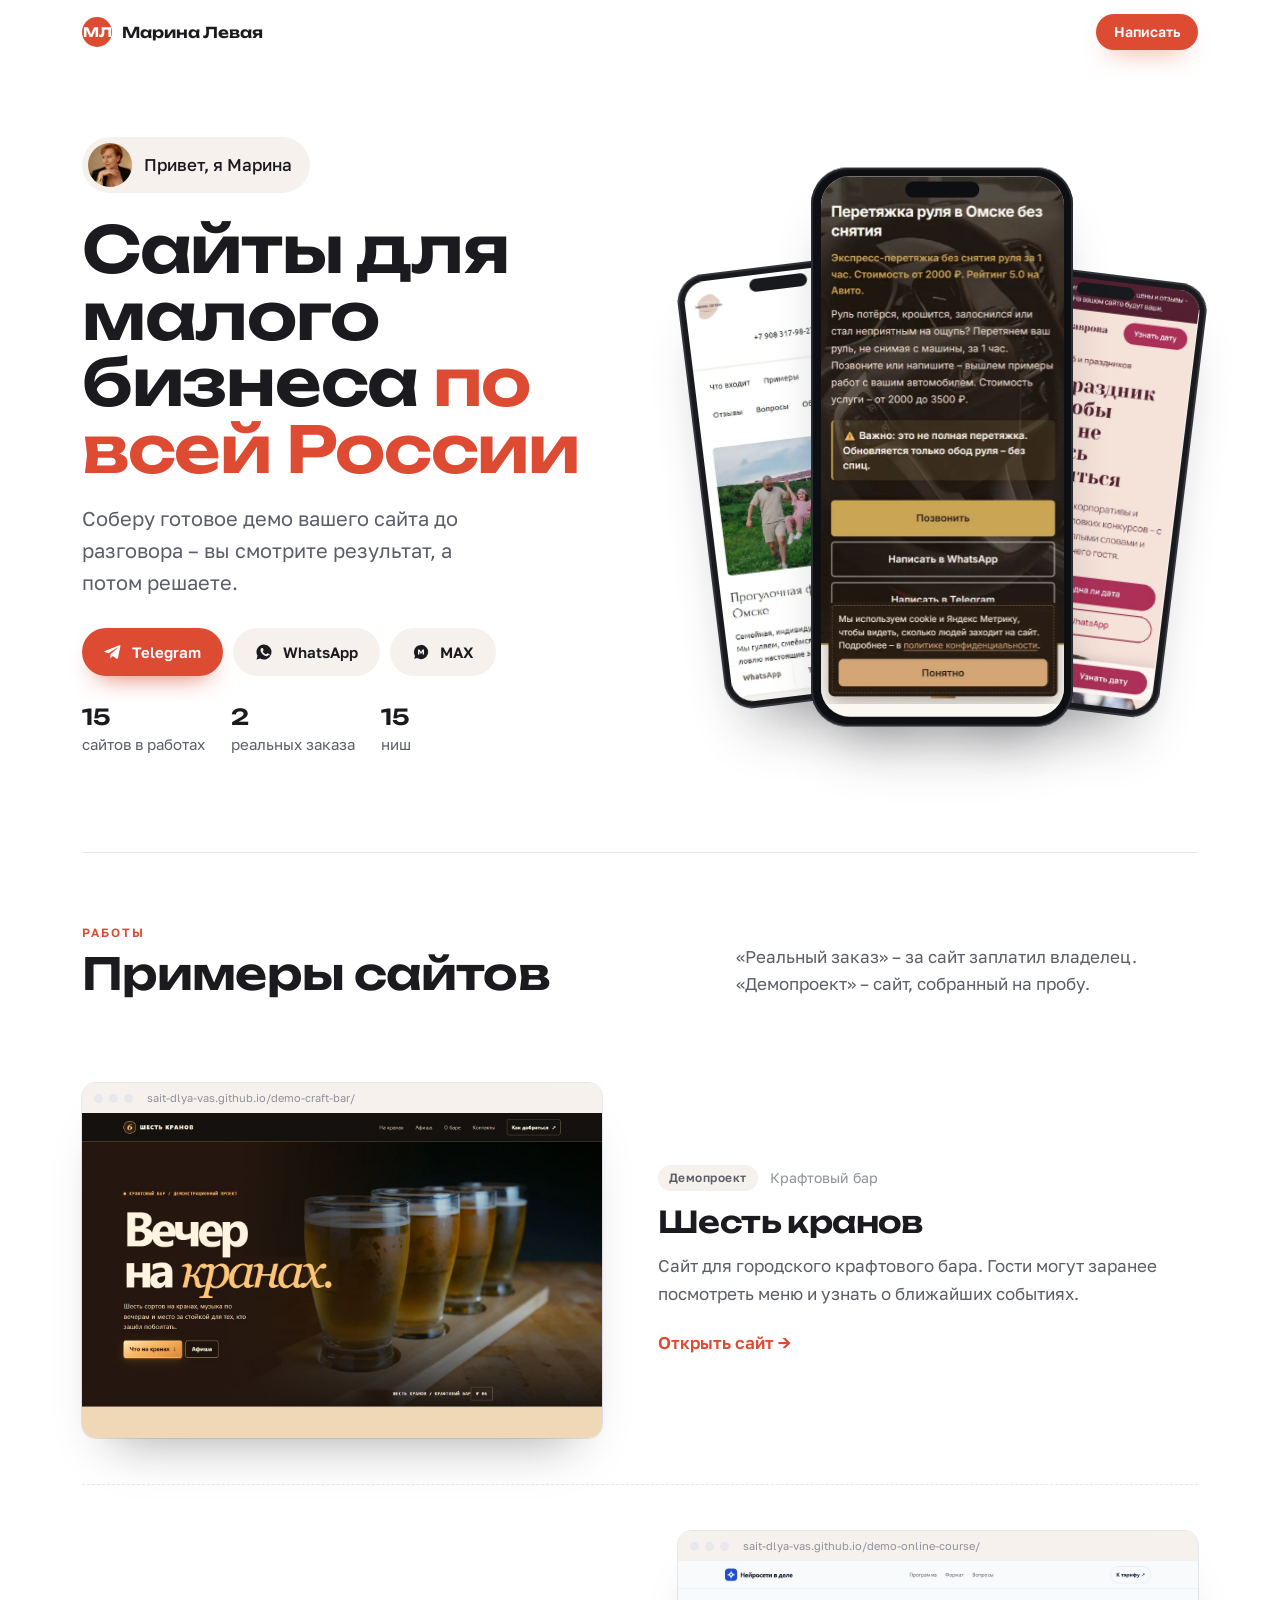
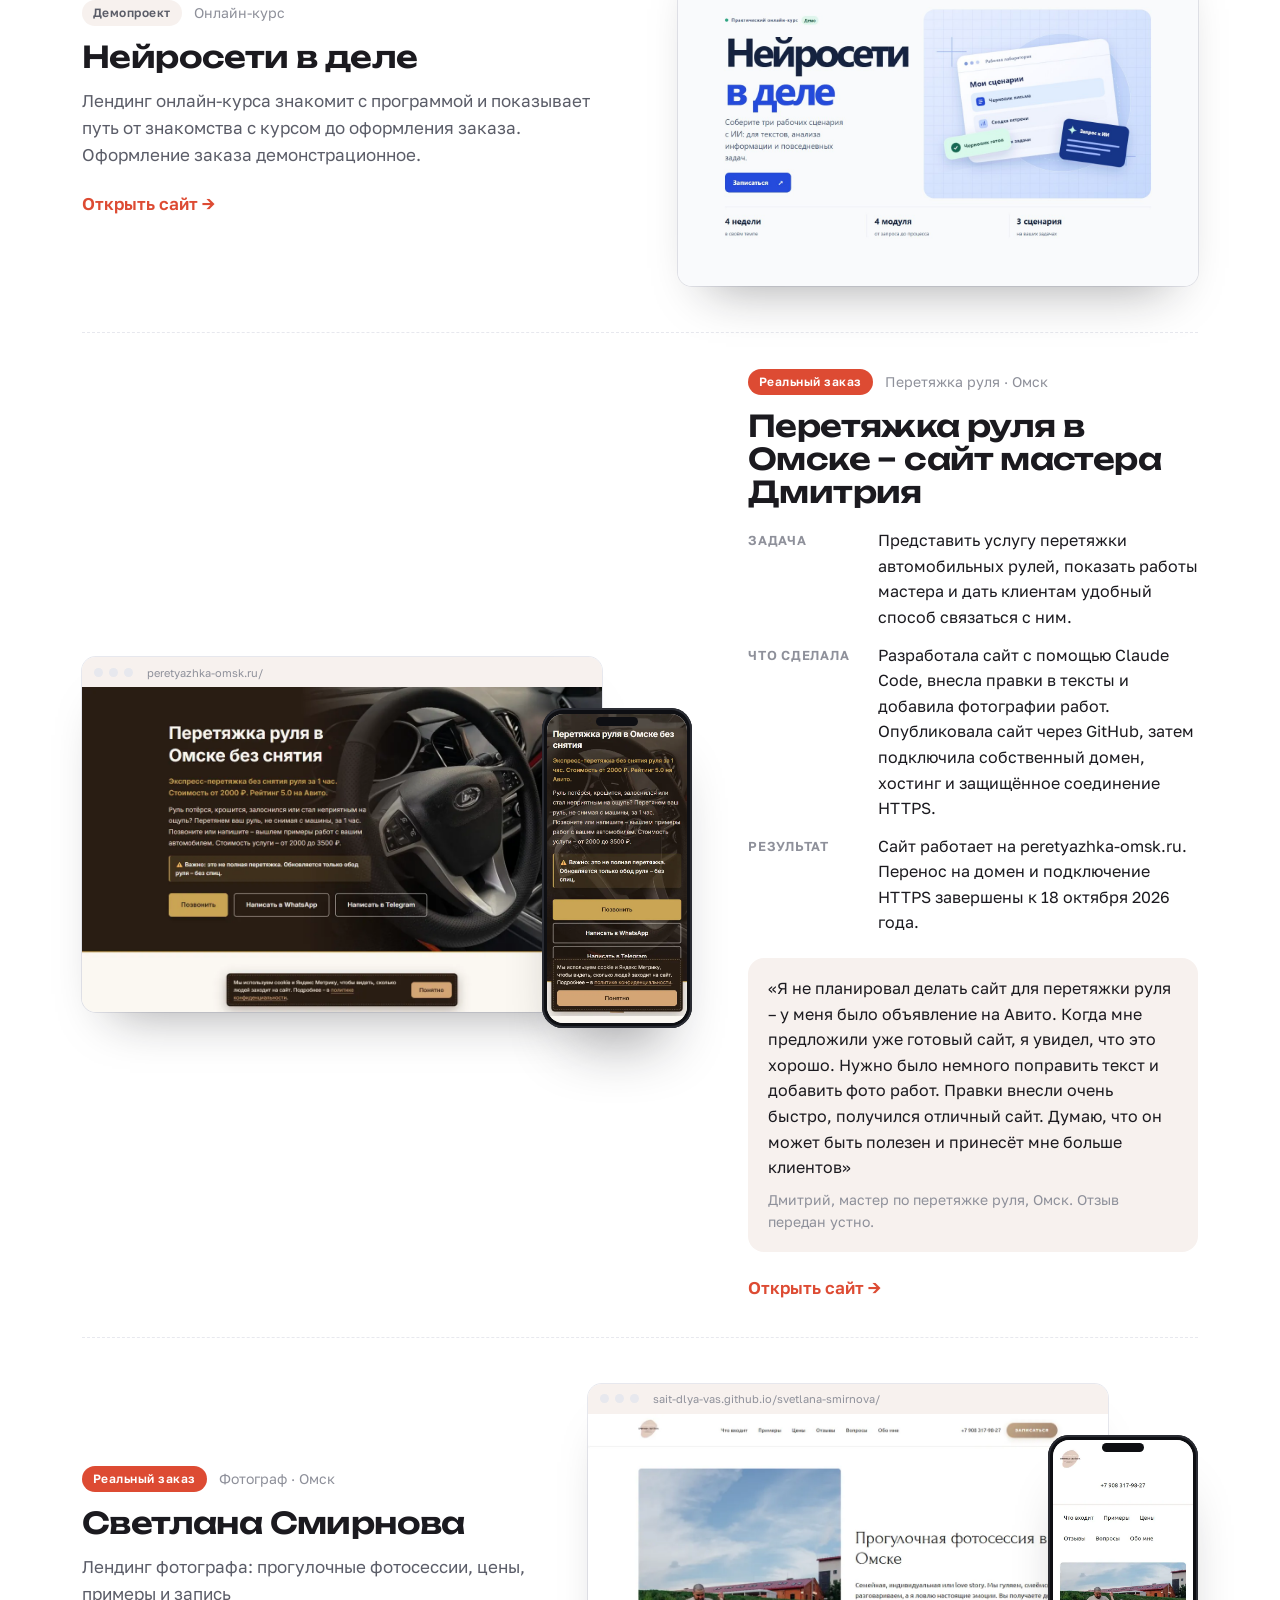
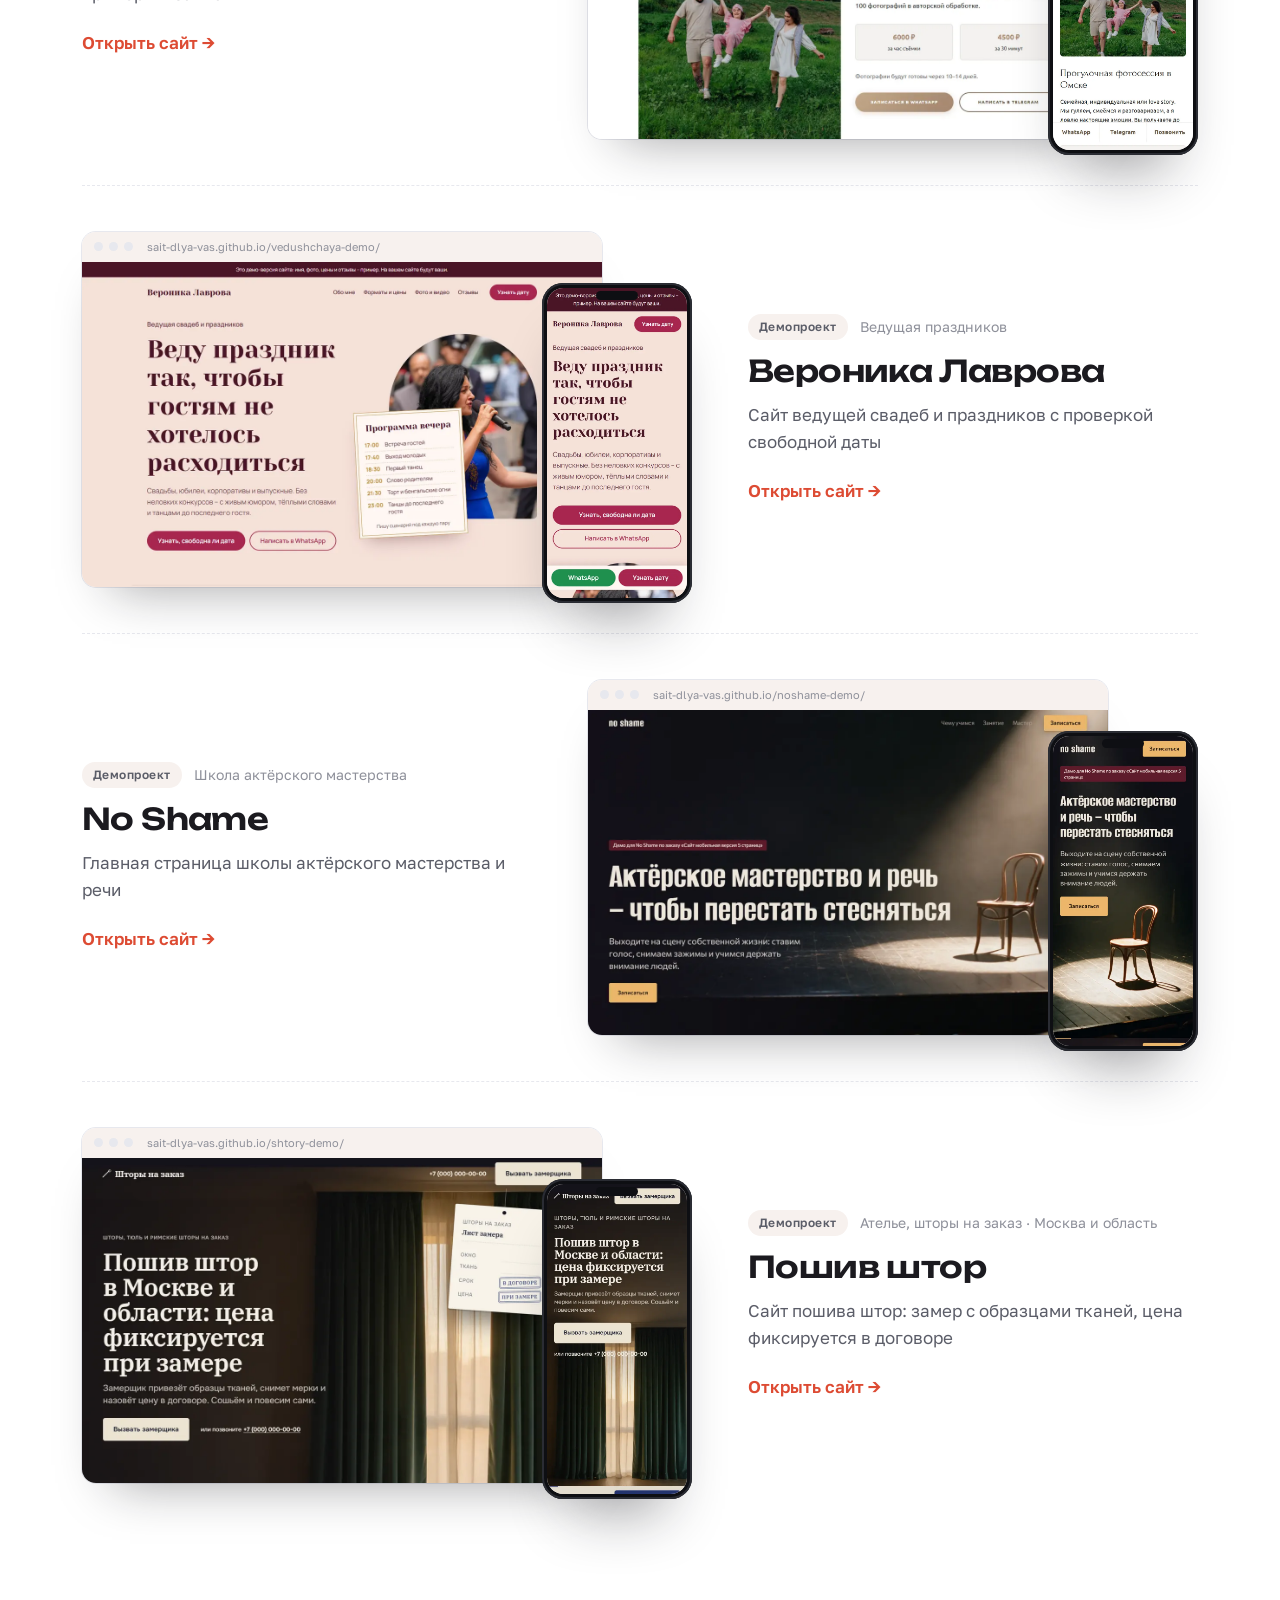
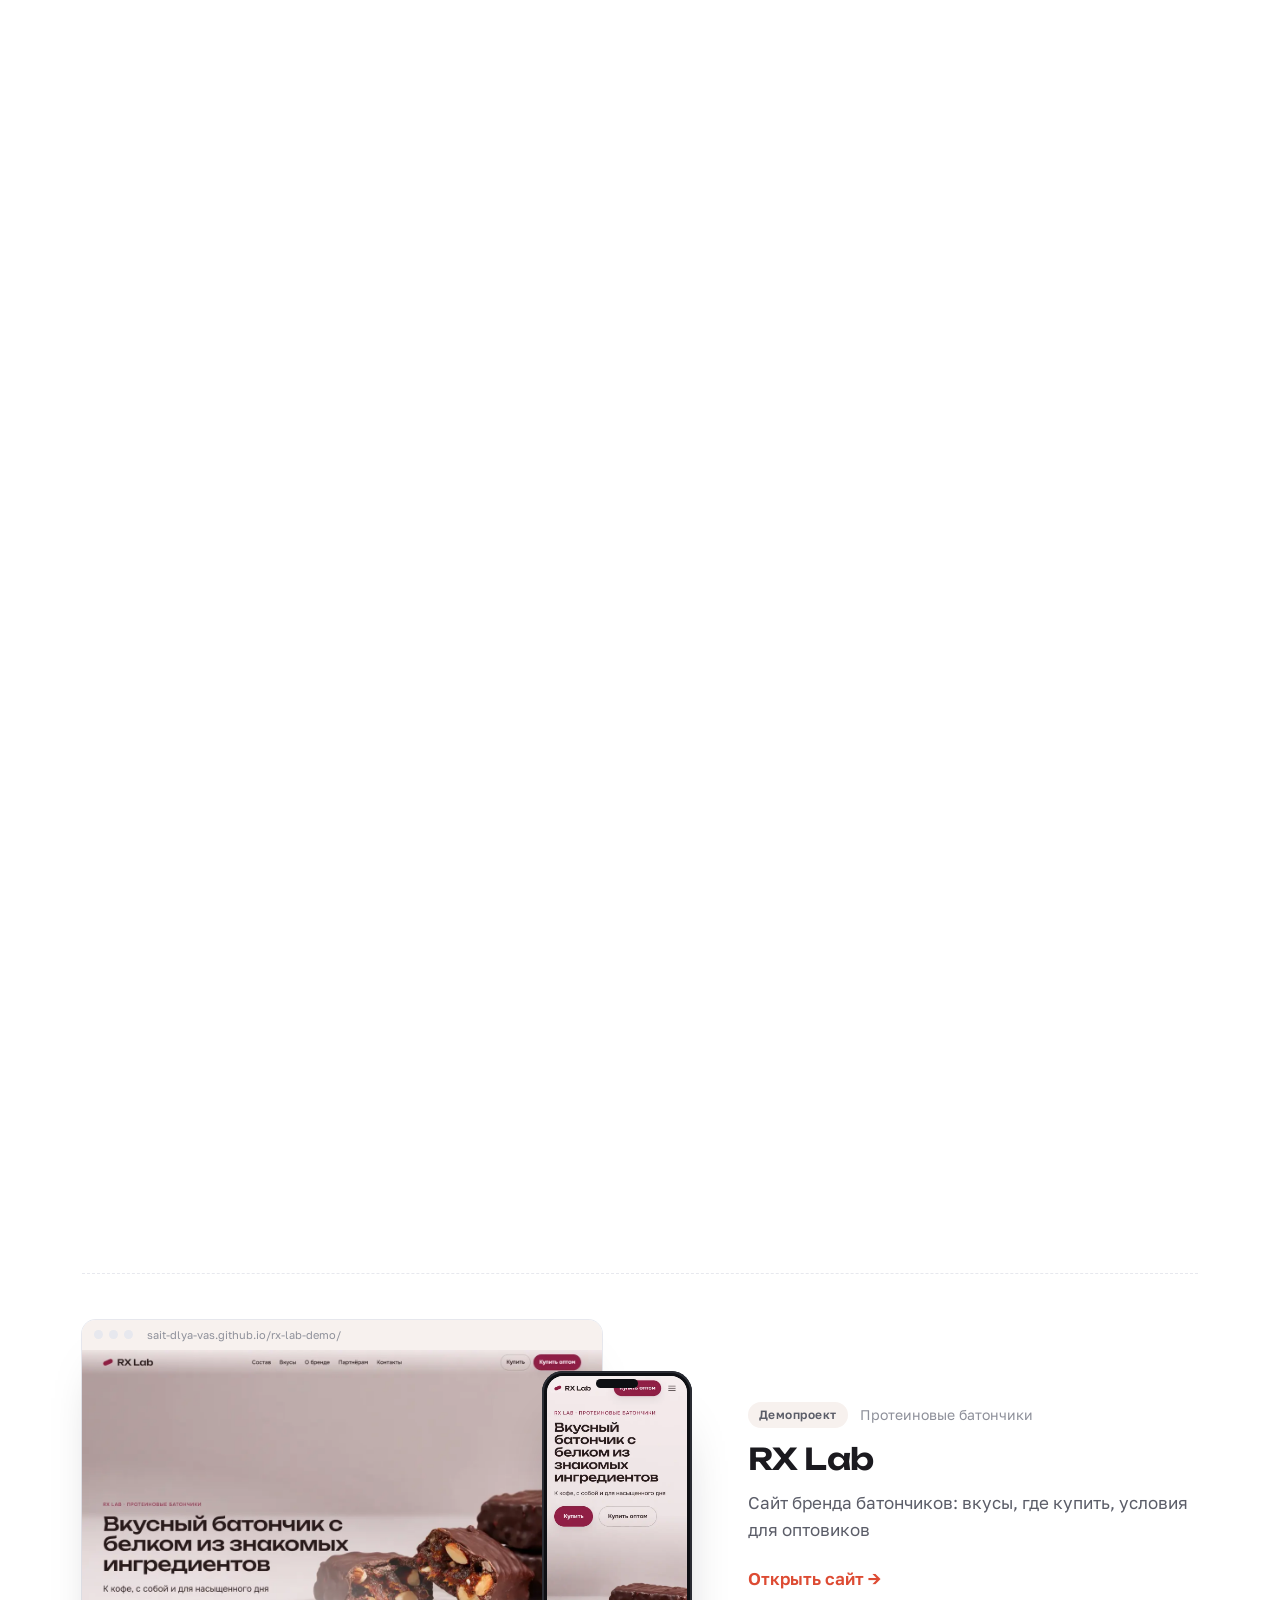
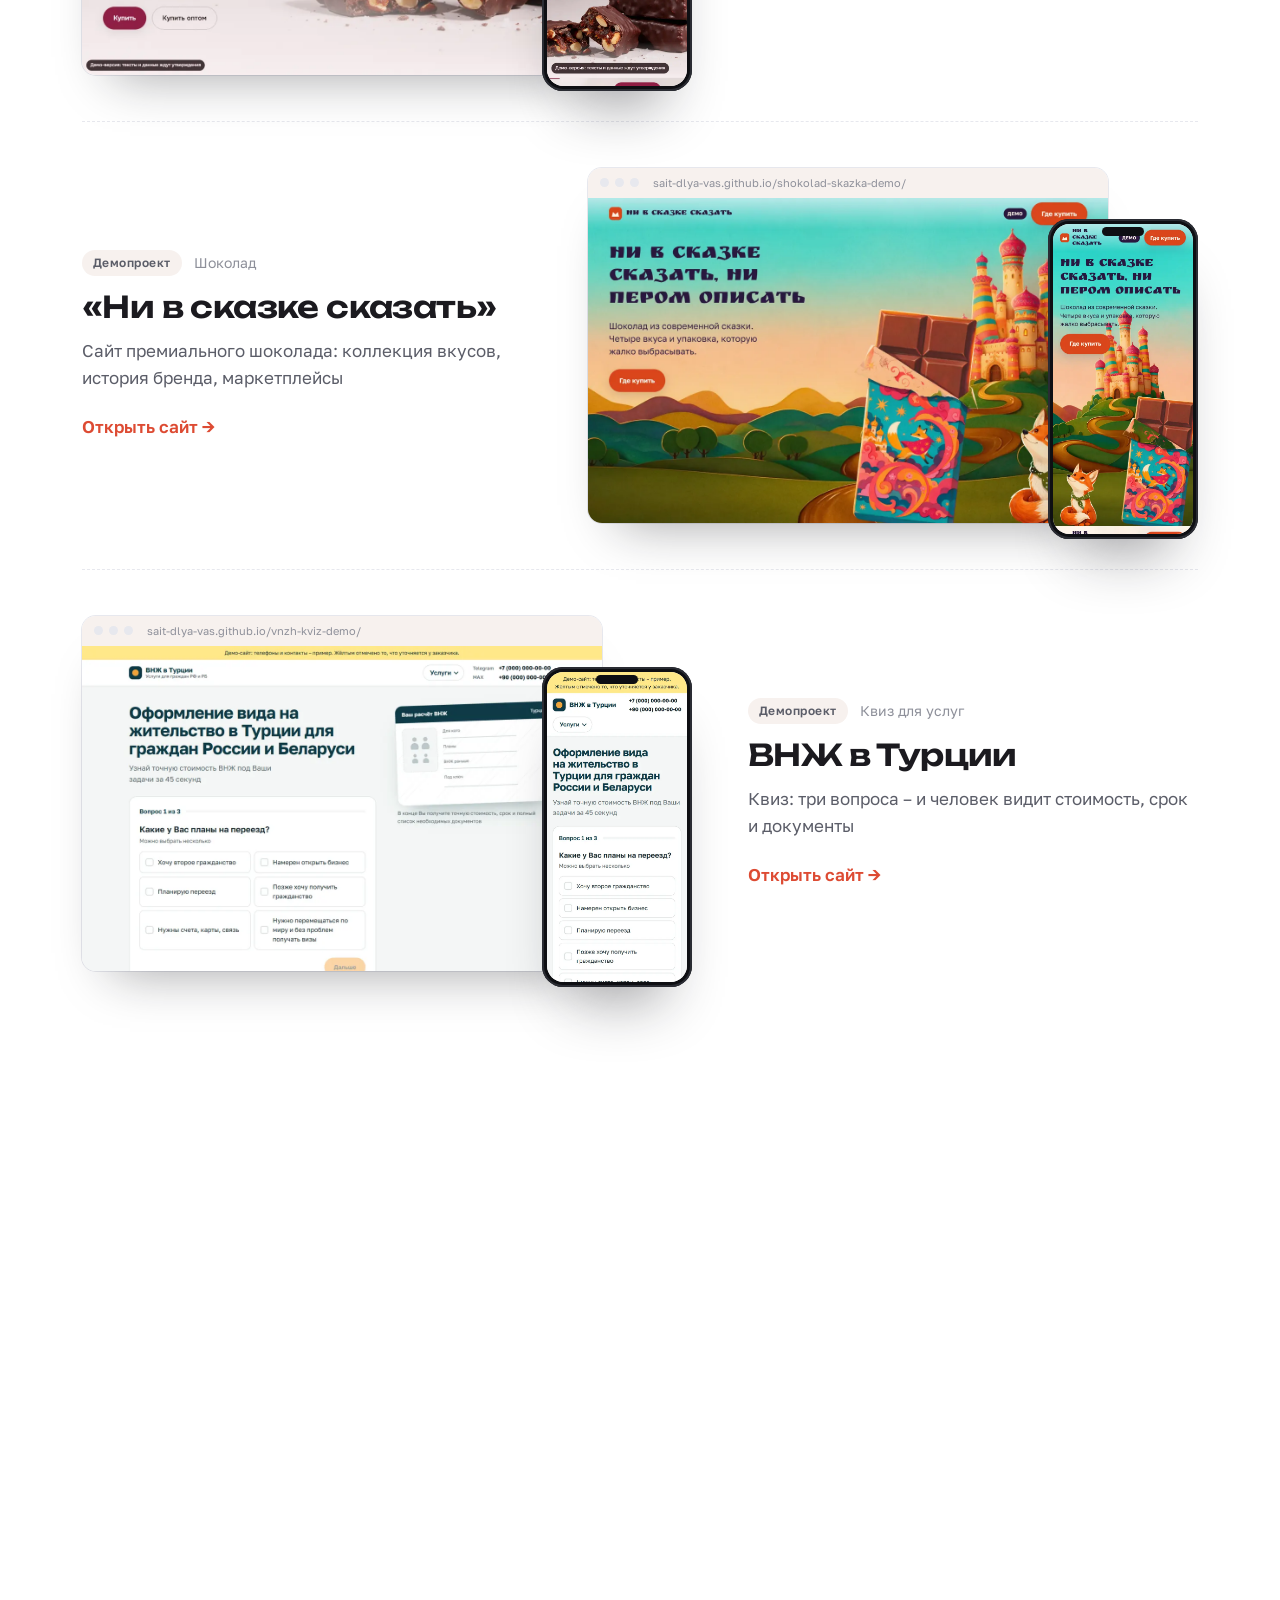
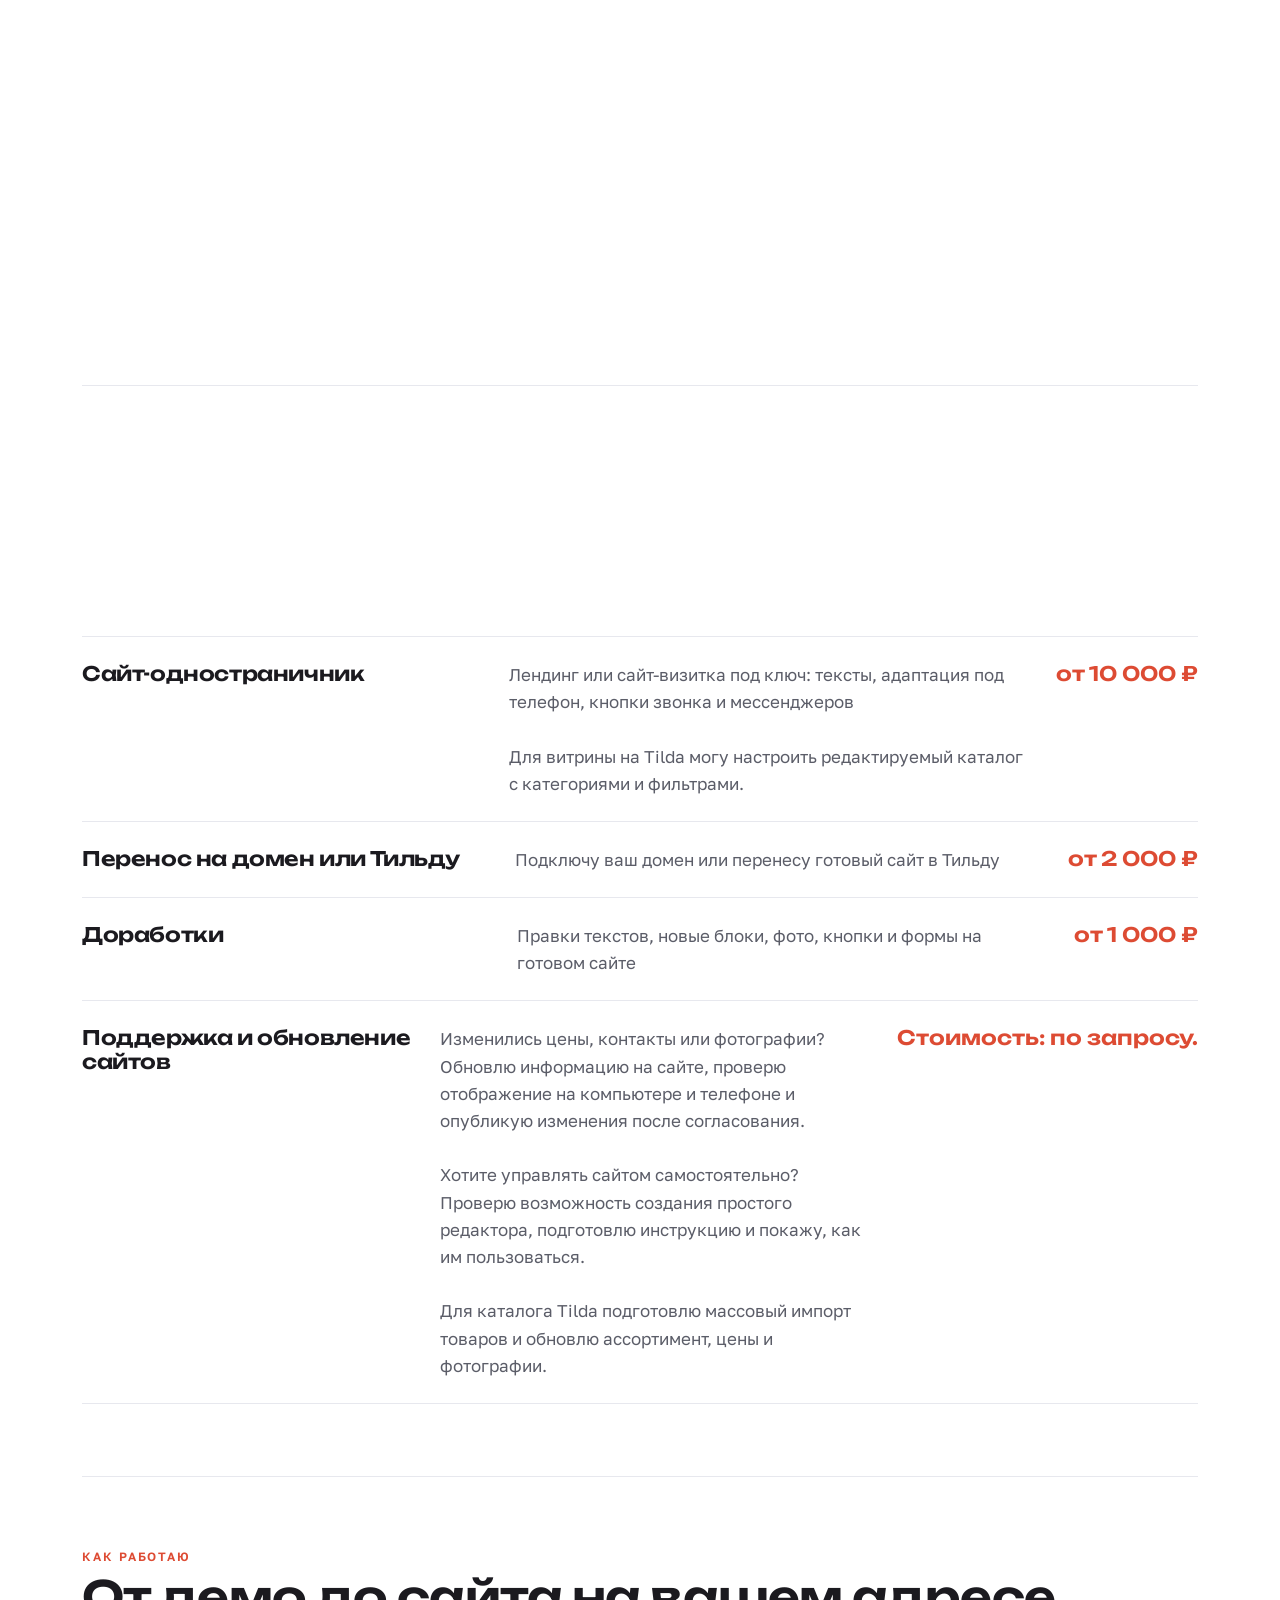
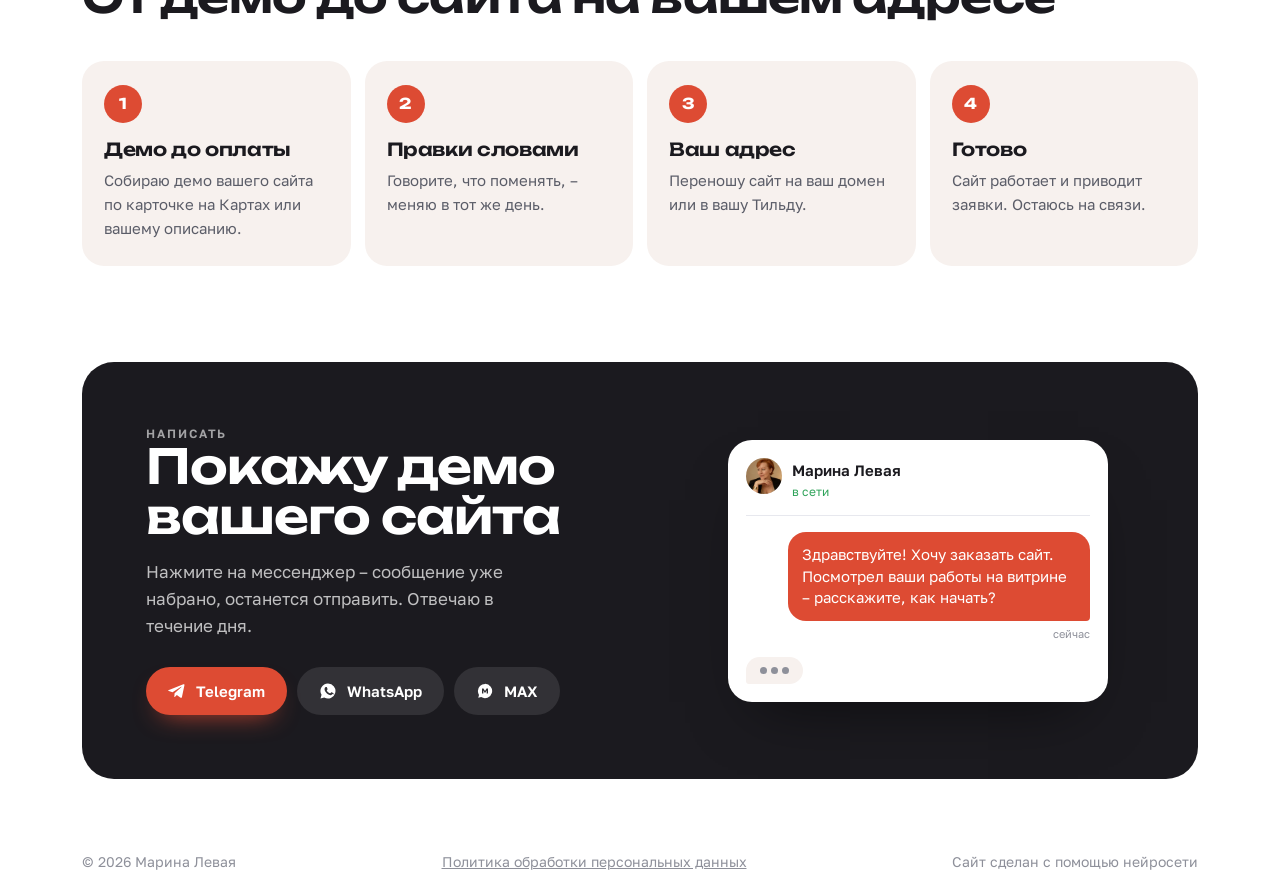
<file: index.html>
<!doctype html>
<html lang="ru">
<head>
<meta charset="utf-8">
<meta name="robots" content="noindex, nofollow" data-publish>
<meta name="viewport" content="width=device-width, initial-scale=1">
<title>Марина Левая – сайты для малого бизнеса</title>
<meta name="description" content="Соберу готовое демо вашего сайта до разговора – вы смотрите результат, а потом решаете.">
<meta property="og:title" content="Марина Левая – сайты для малого бизнеса">
<meta property="og:description" content="Соберу готовое демо вашего сайта до разговора – вы смотрите результат, а потом решаете.">
<meta property="og:type" content="website">
<meta property="og:image" content="assets/case-peretyazhka-omsk-ru-desktop.webp">
<meta name="color-scheme" content="light">
<link rel="stylesheet" href="assets/fonts/fonts.css">
<style>
/* Витрина веб-мастера. Палитра задаётся тремя переменными в :root – их меняет сборка (vitrina.mjs). */
:root{
  --accent:#DD4B33; --ink:#1B1A1F; --soft:#F7F1EE;
  --paper:#FFFFFF; --line:#E7E8EE; --ink-2:#5B5D68; --ink-3:#8E909A;
  --display:"Unbounded",system-ui,sans-serif; --body:"Golos Text",system-ui,sans-serif;
  --r:22px;
}
*{box-sizing:border-box}
html{-webkit-text-size-adjust:100%;scroll-behavior:smooth;overflow-x:clip}
body{margin:0;background:var(--paper);color:var(--ink);font:400 17px/1.6 var(--body);overflow-x:hidden}
a{color:inherit}
:focus-visible{outline:3px solid var(--accent);outline-offset:3px;border-radius:8px}
.wrap{max-width:1180px;margin:0 auto;padding:0 16px}
@media (min-width:760px){.wrap{padding:0 32px}}
.eyebrow{font:600 12px/1.3 var(--body);letter-spacing:.16em;text-transform:uppercase;color:var(--accent)}
h1,h2,h3{font-family:var(--display);font-weight:600;letter-spacing:-.02em;margin:0}

/* шапка */
.top{position:sticky;top:0;z-index:10;background:rgba(255,255,255,.88);backdrop-filter:blur(10px);-webkit-backdrop-filter:blur(10px);border-bottom:1px solid transparent;transition:border-color .3s}
.top.scrolled{border-color:var(--line)}
.top .wrap{display:flex;align-items:center;justify-content:space-between;height:64px}
.brand{display:flex;align-items:center;gap:10px;font:600 15px/1 var(--display);text-decoration:none}
.brand i{width:30px;height:30px;border-radius:50%;background:var(--accent);display:grid;place-items:center;color:#fff;font:700 13px/1 var(--display);font-style:normal}
.btn{display:inline-flex;align-items:center;gap:10px;border:0;cursor:pointer;text-decoration:none;font:600 15px/1 var(--body);border-radius:999px;padding:15px 22px;transition:transform .2s,box-shadow .2s,background .2s}
.btn-main{background:var(--accent);color:#fff;box-shadow:0 12px 26px -14px var(--accent)}
.btn-main:hover{transform:translateY(-2px)}
.btn-ghost{background:var(--soft);color:var(--ink)}
.btn-ghost:hover{background:var(--line)}
.btn svg{width:18px;height:18px;flex:none}
.top .btn{padding:11px 18px;font-size:14px}

/* первый экран */
.hero{display:grid;gap:40px;padding:44px 0 64px;align-items:center}
@media (min-width:960px){.hero{grid-template-columns:1.05fr .95fr;padding:72px 0 96px}}
.hello{display:inline-flex;align-items:center;gap:12px;background:var(--soft);border-radius:999px;padding:6px 18px 6px 6px;font-weight:500}
.hello img,.hello b{width:44px;height:44px;border-radius:50%;object-fit:cover;flex:none}
.hello b{background:var(--accent);color:#fff;display:grid;place-items:center;font:700 16px/1 var(--display)}
h1{font-size:clamp(34px,5.4vw,64px);line-height:1.04;margin:22px 0 0}
h1 em{font-style:normal;color:var(--accent)}
.lead{font-size:clamp(17px,1.8vw,20px);color:var(--ink-2);max-width:36ch;margin:20px 0 0}
.cta{display:flex;flex-wrap:wrap;gap:10px;margin-top:30px}
.facts{display:flex;flex-wrap:wrap;gap:8px 26px;margin-top:30px;color:var(--ink-2);font-size:15px}
.facts b{font:600 22px/1 var(--display);color:var(--ink);display:block;margin-bottom:4px}

/* живые телефоны: скриншот сайта прокручивается внутри рамки */
.phone{position:relative;width:var(--pw,250px);aspect-ratio:9/19.2;border-radius:calc(var(--pw,250px) * .14);background:#0E0F13;padding:calc(var(--pw,250px) * .035);box-shadow:0 40px 60px -30px rgba(20,21,26,.45),inset 0 0 0 2px #2A2C33}
.phone .screen{position:relative;width:100%;height:100%;border-radius:calc(var(--pw,250px) * .11);overflow:hidden;background:var(--soft)}
.phone .screen img{position:absolute;left:0;top:0;width:100%;height:auto;will-change:transform;animation:scrollshot var(--dur,22s) ease-in-out infinite alternate;animation-play-state:paused}
.phone.live .screen img{animation-play-state:running}
.phone .notch{position:absolute;top:calc(var(--pw,250px) * .055);left:50%;transform:translateX(-50%);width:28%;height:calc(var(--pw,250px) * .06);background:#0E0F13;border-radius:999px;z-index:2}
@keyframes scrollshot{0%,8%{transform:translateY(0)}92%,100%{transform:translateY(var(--shift,-70%))}}
@media (prefers-reduced-motion:reduce){.phone .screen img{animation:none}}
.fan{position:relative;height:clamp(440px,52vw,600px)}
.fan .phone{position:absolute;top:50%;left:50%}
.fan .phone:nth-child(1){--pw:clamp(190px,21vw,262px);transform:translate(-50%,-50%);z-index:3}
.fan .phone:nth-child(2){--pw:clamp(150px,16vw,206px);transform:translate(-118%,-42%) rotate(-7deg);z-index:2;opacity:.96}
.fan .phone:nth-child(3){--pw:clamp(150px,16vw,206px);transform:translate(18%,-40%) rotate(7deg);z-index:1;opacity:.96}
.fan::before{content:"";position:absolute;inset:8% 6%;border-radius:50%;background:radial-gradient(closest-side,var(--soft),transparent 72%)}
.fan.empty{display:grid;place-items:center;background:var(--soft);border-radius:var(--r);color:var(--ink-3);text-align:center;padding:24px}

/* разделы */
section.block{padding:72px 0;border-top:1px solid var(--line)}
.block-head{display:flex;flex-wrap:wrap;align-items:end;justify-content:space-between;gap:12px 30px;margin-bottom:40px}
.block-head h2{font-size:clamp(28px,3.6vw,44px);line-height:1.05;margin-top:10px}
.block-head p{color:var(--ink-2);max-width:42ch;margin:0}

/* работы */
.case{display:grid;gap:28px;align-items:center;padding:36px 0}
.case + .case{border-top:1px dashed var(--line)}
@media (min-width:900px){.case{grid-template-columns:auto 1fr;gap:56px}.case:nth-child(even){grid-template-columns:1fr auto}.case:nth-child(even) .devices{order:2}}
.devices{position:relative;display:flex;align-items:end;justify-content:center;gap:0;padding:10px 0}
.browser{width:min(520px,72vw);border-radius:14px;overflow:hidden;background:#fff;box-shadow:0 30px 50px -30px rgba(20,21,26,.4),0 0 0 1px var(--line)}
.browser .bar{display:flex;align-items:center;gap:6px;height:30px;padding:0 12px;background:var(--soft)}
.browser .bar i{width:9px;height:9px;border-radius:50%;background:var(--line)}
.browser .bar span{margin-left:8px;font-size:11px;color:var(--ink-3);white-space:nowrap;overflow:hidden;text-overflow:ellipsis}
.browser img{display:block;width:100%;aspect-ratio:16/10;object-fit:cover;object-position:top}
.devices .phone{--pw:clamp(118px,13vw,150px);margin-left:-60px;margin-bottom:-16px;z-index:2}
.devices.solo .phone{--pw:clamp(180px,22vw,230px);margin:0}
.case-text .meta{display:flex;flex-wrap:wrap;align-items:center;gap:8px 12px;color:var(--ink-3);font-size:14px}
.badge{display:inline-flex;align-items:center;gap:6px;font:600 12px/1 var(--body);letter-spacing:.04em;padding:7px 11px;border-radius:999px}
.badge.real{background:var(--accent);color:#fff}
.badge.demo{background:var(--soft);color:var(--ink-2)}
.badge.study{background:transparent;color:var(--accent);box-shadow:inset 0 0 0 1.5px var(--accent)}
.case-text h3{font-size:clamp(22px,2.6vw,30px);line-height:1.1;margin:14px 0 0}
.story{display:grid;gap:12px;margin:20px 0 0;padding:0;list-style:none}
.story li{display:grid;grid-template-columns:118px 1fr;gap:12px;font-size:16px}
.story li b{font-weight:600;color:var(--ink-3);font-size:13px;letter-spacing:.06em;text-transform:uppercase;padding-top:2px}
@media (max-width:520px){.story li{grid-template-columns:1fr;gap:2px}}
.quote{margin:22px 0 0;padding:18px 20px;border-radius:16px;background:var(--soft);font-size:16px}
.quote cite{display:block;margin-top:8px;font-style:normal;color:var(--ink-3);font-size:14px}
.case-text .open{display:inline-flex;align-items:center;gap:8px;margin-top:22px;font-weight:600;color:var(--accent);text-decoration:none}
.case-text .open:hover{text-decoration:underline}

/* услуги */
.price{list-style:none;margin:0;padding:0;border-top:1px solid var(--line)}
.price li{display:grid;gap:6px 30px;padding:24px 0;border-bottom:1px solid var(--line)}
@media (min-width:760px){.price li{grid-template-columns:1fr 1.3fr auto;align-items:baseline}}
.price h3{font-size:20px;line-height:1.2}
.price p{margin:0;color:var(--ink-2)}
.price .sum{font:600 20px/1 var(--display);white-space:nowrap;color:var(--accent)}

/* как работаю – настоящая последовательность, поэтому номера */
.steps{display:grid;gap:14px;counter-reset:s;list-style:none;margin:0;padding:0}
@media (min-width:760px){.steps{grid-template-columns:repeat(4,1fr)}}
.steps li{position:relative;background:var(--soft);border-radius:var(--r);padding:24px 22px 26px;counter-increment:s}
.steps li::before{content:counter(s);display:grid;place-items:center;width:38px;height:38px;border-radius:50%;background:var(--accent);color:#fff;font:700 15px/1 var(--display);margin-bottom:16px}
.steps h3{font-size:18px;line-height:1.2}
.steps p{margin:8px 0 0;color:var(--ink-2);font-size:15px}

/* финал: превью сообщения, которое уйдёт владельцу витрины */
.final{margin:24px 0 72px;border-radius:32px;background:var(--ink);color:#fff;padding:40px 22px;display:grid;gap:30px;align-items:center;overflow:hidden;position:relative}
@media (min-width:860px){.final{grid-template-columns:1.1fr .9fr;padding:64px}}
.final h2{font-size:clamp(28px,4vw,48px);line-height:1.04}
.final p{color:rgba(255,255,255,.72);margin:16px 0 0;max-width:38ch}
.final .cta{margin-top:28px}
.final .btn-ghost{background:rgba(255,255,255,.1);color:#fff}
.final .btn-ghost:hover{background:rgba(255,255,255,.18)}
.chat{background:#fff;color:var(--ink);border-radius:24px;padding:18px;box-shadow:0 30px 60px -30px rgba(0,0,0,.6);max-width:380px;justify-self:center;width:100%}
.chat .who{display:flex;align-items:center;gap:10px;font-weight:600;font-size:15px;padding-bottom:14px;border-bottom:1px solid var(--line)}
.chat .who img,.chat .who b{width:36px;height:36px;border-radius:50%;object-fit:cover}
.chat .who b{background:var(--accent);color:#fff;display:grid;place-items:center;font:700 14px/1 var(--display)}
.chat .who small{display:block;font-weight:400;color:#2FA35A;font-size:12px}
.bubble{margin:16px 0 4px auto;max-width:88%;background:var(--accent);color:#fff;border-radius:18px 18px 4px 18px;padding:12px 14px;font-size:15px;line-height:1.45}
.bubble-time{text-align:right;font-size:11px;color:var(--ink-3)}
.typing{display:flex;gap:4px;margin-top:14px;padding:10px 14px;background:var(--soft);border-radius:18px 18px 18px 4px;width:fit-content}
.typing i{width:7px;height:7px;border-radius:50%;background:var(--ink-3);animation:dot 1.2s infinite}
.typing i:nth-child(2){animation-delay:.2s}.typing i:nth-child(3){animation-delay:.4s}
@keyframes dot{0%,60%,100%{opacity:.3;transform:none}30%{opacity:1;transform:translateY(-3px)}}

footer{padding:26px 0 40px;color:var(--ink-3);font-size:14px;display:flex;flex-wrap:wrap;gap:8px 24px;justify-content:space-between}
.toast{position:fixed;left:50%;bottom:24px;transform:translate(-50%,140%);background:var(--ink);color:#fff;padding:14px 20px;border-radius:14px;font-size:15px;z-index:50;transition:transform .35s cubic-bezier(.2,.8,.2,1),visibility .35s;max-width:calc(100% - 32px);visibility:hidden}
.toast.show{transform:translate(-50%,0);visibility:visible}
.reveal{opacity:0;transform:translateY(24px);transition:opacity .7s ease,transform .7s cubic-bezier(.2,.8,.2,1)}
.reveal.in{opacity:1;transform:none}
@media (prefers-reduced-motion:reduce){.reveal{opacity:1;transform:none;transition:none}}
</style>
<link rel="stylesheet" href="publication.css">
<link rel="icon" href="favicon.ico" sizes="16x16 32x32" type="image/x-icon">
<link rel="icon" href="favicon.svg" sizes="any" type="image/svg+xml">
</head>
<body>
<header class="top"><div class="wrap">
  <a class="brand" href="#"><i id="brandInit"></i><span id="brandName"></span></a>
  <a class="btn btn-main" href="#write">Написать</a>
</div></header>

<main class="wrap">
  <section class="hero">
    <div>
      <span class="hello" id="hello"></span>
      <h1 id="h1"></h1>
      <p class="lead" id="lead"></p>
      <div class="cta" data-cta></div>
      <div class="facts" id="facts"></div>
    </div>
    <div class="fan" id="fan" aria-label="Мои работы"></div>
  </section>

  <section class="block" id="works">
    <div class="block-head reveal"><div><div class="eyebrow">Работы</div><h2>Примеры сайтов</h2></div><p id="worksNote"></p></div>
    <div id="cases"></div>
  </section>

  <section class="block" id="services">
    <div class="block-head reveal"><div><div class="eyebrow">Услуги и цены</div><h2>Что могу сделать для вас</h2></div><p>Точную цену назову, когда увижу задачу. Демо – бесплатно.</p></div>
    <ul class="price reveal" id="price"></ul>
  </section>

  <section class="block" id="how">
    <div class="block-head reveal"><div><div class="eyebrow">Как работаю</div><h2>От демо до сайта на вашем адресе</h2></div></div>
    <ol class="steps reveal" id="steps"></ol>
  </section>

  <section class="final reveal" id="write">
    <div>
      <div class="eyebrow" style="color:rgba(255,255,255,.6)">Написать</div>
      <h2 id="finalTitle">Покажу демо вашего сайта</h2>
      <p>Нажмите на мессенджер – сообщение уже набрано, останется отправить. Отвечаю в течение дня.</p>
      <div class="cta" data-cta></div>
    </div>
    <div class="chat" aria-hidden="true">
      <div class="who"><span id="chatAva"></span><div><span id="chatName"></span><small>в сети</small></div></div>
      <div class="bubble" id="bubble"></div>
      <div class="bubble-time">сейчас</div>
      <div class="typing"><i></i><i></i><i></i></div>
    </div>
  </section>
</main>

<footer class="wrap"><span id="foot"></span><span><a href="assets/politika.html">Политика обработки персональных данных</a></span><span>Сайт сделан с помощью нейросети</span></footer>
<div class="toast" id="toast" role="status"></div>

<script id="data" type="application/json">{"name":"Марина Левая","city":"","cityIn":"","photo":"assets/photo.webp","palette":"В","messengers":{"telegram":"levayamarina","whatsapp":"79139771897","max":"https://max.ru/u/f9LHodD0cOKCiWfGsL-MN06nxfVjUN3IY5l-1WGMDS0I3MMubQm9mjin4f8"},"message":"Здравствуйте! Хочу заказать сайт. Посмотрел ваши работы на витрине – расскажите, как начать?","services":[{"title":"Сайт-одностраничник","desc":"Лендинг или сайт-визитка под ключ: тексты, адаптация под телефон, кнопки звонка и мессенджеров\n\nДля витрины на Tilda могу настроить редактируемый каталог с категориями и фильтрами.","price":"от 10 000 ₽"},{"title":"Перенос на домен или Тильду","desc":"Подключу ваш домен или перенесу готовый сайт в Тильду","price":"от 2 000 ₽"},{"title":"Доработки","desc":"Правки текстов, новые блоки, фото, кнопки и формы на готовом сайте","price":"от 1 000 ₽"},{"title":"Поддержка и обновление сайтов","desc":"Изменились цены, контакты или фотографии? Обновлю информацию на сайте, проверю отображение на компьютере и телефоне и опубликую изменения после согласования.\n\nХотите управлять сайтом самостоятельно? Проверю возможность создания простого редактора, подготовлю инструкцию и покажу, как им пользоваться.\n\nДля каталога Tilda подготовлю массовый импорт товаров и обновлю ассортимент, цены и фотографии.","price":"Стоимость: по запросу."}],"cases":[{"niche":"Крафтовый бар","url":"https://sait-dlya-vas.github.io/demo-craft-bar/","desktop":"assets/case-six-taps-desktop.jpg","title":"Шесть кранов","about":"Сайт для городского крафтового бара. Гости могут заранее посмотреть меню и узнать о ближайших событиях.","kind":"demo"},{"niche":"Онлайн-курс","url":"https://sait-dlya-vas.github.io/demo-online-course/","desktop":"assets/case-neiroseti-desktop.jpg","title":"Нейросети в деле","about":"Лендинг онлайн-курса знакомит с программой и показывает путь от знакомства с курсом до оформления заказа. Оформление заказа демонстрационное.","kind":"demo"},{"title":"Перетяжка руля в Омске – сайт мастера Дмитрия","niche":"Перетяжка руля","city":"Омск","url":"https://peretyazhka-omsk.ru/","kind":"real","about":"Сайт мастера на своём домене: цены от 2000 ₽, 12 готовых работ, кнопки звонка и мессенджеров","desktop":"assets/case-peretyazhka-omsk-ru-desktop.webp","mobile":"assets/case-peretyazhka-omsk-ru-mobile.webp","task":"Представить услугу перетяжки автомобильных рулей, показать работы мастера и дать клиентам удобный способ связаться с ним.","did":"Разработала сайт с помощью Claude Code, внесла правки в тексты и добавила фотографии работ. Опубликовала сайт через GitHub, затем подключила собственный домен, хостинг и защищённое соединение HTTPS.","result":"Сайт работает на peretyazhka-omsk.ru. Перенос на домен и подключение HTTPS завершены к 18 октября 2026 года.","quote":"Я не планировал делать сайт для перетяжки руля – у меня было объявление на Авито. Когда мне предложили уже готовый сайт, я увидел, что это хорошо. Нужно было немного поправить текст и добавить фото работ. Правки внесли очень быстро, получился отличный сайт. Думаю, что он может быть полезен и принесёт мне больше клиентов","quoteAuthor":"Дмитрий, мастер по перетяжке руля, Омск. Отзыв передан устно."},{"title":"Светлана Смирнова","niche":"Фотограф","city":"Омск","url":"https://sait-dlya-vas.github.io/svetlana-smirnova/","kind":"real","about":"Лендинг фотографа: прогулочные фотосессии, цены, примеры и запись","desktop":"assets/case-sait-dlya-vas-github-io-svetlana-smirnova-desktop.webp","mobile":"assets/case-sait-dlya-vas-github-io-svetlana-smirnova-mobile.webp"},{"title":"Вероника Лаврова","niche":"Ведущая праздников","city":"","url":"https://sait-dlya-vas.github.io/vedushchaya-demo/","kind":"demo","about":"Сайт ведущей свадеб и праздников с проверкой свободной даты","desktop":"assets/case-sait-dlya-vas-github-io-vedushchaya-demo-desktop.webp","mobile":"assets/case-sait-dlya-vas-github-io-vedushchaya-demo-mobile.webp"},{"title":"No Shame","niche":"Школа актёрского мастерства","city":"","url":"https://sait-dlya-vas.github.io/noshame-demo/","kind":"demo","about":"Главная страница школы актёрского мастерства и речи","desktop":"assets/case-sait-dlya-vas-github-io-noshame-demo-desktop.webp","mobile":"assets/case-sait-dlya-vas-github-io-noshame-demo-mobile.webp"},{"title":"Пошив штор","niche":"Ателье, шторы на заказ","city":"Москва и область","url":"https://sait-dlya-vas.github.io/shtory-demo/","kind":"demo","about":"Сайт пошива штор: замер с образцами тканей, цена фиксируется в договоре","desktop":"assets/case-sait-dlya-vas-github-io-shtory-demo-desktop.webp","mobile":"assets/case-sait-dlya-vas-github-io-shtory-demo-mobile.webp"},{"title":"Шиномонтаж в Химках","niche":"Шиномонтаж","city":"Химки","url":"https://sait-dlya-vas.github.io/khimki-shinomontazh/","kind":"demo","about":"Шиномонтаж и сезонное хранение шин, запись по телефону","desktop":"assets/case-sait-dlya-vas-github-io-khimki-shinomontazh-desktop.webp","mobile":"assets/case-sait-dlya-vas-github-io-khimki-shinomontazh-mobile.webp"},{"title":"Репетитор по русскому языку","niche":"Репетитор","city":"","url":"https://sait-dlya-vas.github.io/repetitor-demo/","kind":"demo","about":"Сайт-визитка репетитора: три варианта первого экрана на выбор","desktop":"assets/case-sait-dlya-vas-github-io-repetitor-demo-desktop.webp","mobile":"assets/case-sait-dlya-vas-github-io-repetitor-demo-mobile.webp"},{"title":"Квартал","niche":"Календари с логотипом","city":"","url":"https://sait-dlya-vas.github.io/kalendari-demo/","kind":"demo","about":"Лендинг квартальных календарей к Новому году для компаний","desktop":"assets/case-sait-dlya-vas-github-io-kalendari-demo-desktop.webp","mobile":"assets/case-sait-dlya-vas-github-io-kalendari-demo-mobile.webp"},{"title":"RX Lab","niche":"Протеиновые батончики","city":"","url":"https://sait-dlya-vas.github.io/rx-lab-demo/","kind":"demo","about":"Сайт бренда батончиков: вкусы, где купить, условия для оптовиков","desktop":"assets/case-sait-dlya-vas-github-io-rx-lab-demo-desktop.webp","mobile":"assets/case-sait-dlya-vas-github-io-rx-lab-demo-mobile.webp"},{"title":"«Ни в сказке сказать»","niche":"Шоколад","city":"","url":"https://sait-dlya-vas.github.io/shokolad-skazka-demo/","kind":"demo","about":"Сайт премиального шоколада: коллекция вкусов, история бренда, маркетплейсы","desktop":"assets/case-sait-dlya-vas-github-io-shokolad-skazka-demo-desktop.webp","mobile":"assets/case-sait-dlya-vas-github-io-shokolad-skazka-demo-mobile.webp"},{"title":"ВНЖ в Турции","niche":"Квиз для услуг","city":"","url":"https://sait-dlya-vas.github.io/vnzh-kviz-demo/","kind":"demo","about":"Квиз: три вопроса – и человек видит стоимость, срок и документы","desktop":"assets/case-sait-dlya-vas-github-io-vnzh-kviz-demo-desktop.webp","mobile":"assets/case-sait-dlya-vas-github-io-vnzh-kviz-demo-mobile.webp"},{"title":"Вера Ланская","niche":"Персональный сайт психолога","city":"","kind":"demo","url":"https://sait-dlya-vas.github.io/demo-psychologist/","about":"Авторский персональный сайт в журнальном стиле. Кремовый фон, винные акценты и выразительная типографика. Адаптивная вёрстка и учебный диалог записи. HTML, CSS и JavaScript, публикация на GitHub Pages. Концепцию можно воспроизвести в редакторе Tilda.","desktop":"assets/case-vera-lanskaya-desktop.webp","mobile":"assets/case-vera-lanskaya-mobile.webp"},{"title":"Чайный дом","niche":"Сайт-витрина на Tilda","city":"","kind":"demo","url":"https://write-equal-bandana.tilda.ws/tea-house","about":"«Чай по вкусу» — тёплая бумага, хвойные акценты и предметная съёмка. Нативный каталог ST340: 10 товаров с отдельными фото, пять категорий, фильтрация и индивидуальные ссылки заказа. Импорт и обновление по UID отработаны на отдельном стенде с 50 товарами. Ссылка ведёт на учебный сайт на пробном тарифе Tilda до 11 декабря 2026 года.","desktop":"assets/case-tea-house-desktop.webp","mobile":"assets/case-tea-house-mobile.webp","video":"assets/case-tea-house-demo.mp4"}],"h1":"Сайты для малого бизнеса <em>по всей России</em>","legal":{"status":"самозанятый","fio":"Левая Марина Дмитриевна","inn":"550401458530","email":"marinalevaa99069@gmail.com"},"policyFile":"politika.html"}</script>
<script>
(() => {
  const D = JSON.parse(document.getElementById('data').textContent);
  const $ = (id) => document.getElementById(id);
  const esc = (s) => String(s ?? '').replace(/[&<>"]/g, (c) => ({ '&': '&amp;', '<': '&lt;', '>': '&gt;', '"': '&quot;' }[c]));
  const first = (D.name || '').split(' ')[0];
  const init = (D.name || '?').split(' ').map((w) => w[0]).join('').slice(0, 2).toUpperCase();
  const ava = D.photo ? `<img src="${esc(D.photo)}" alt="">` : `<b>${esc(init)}</b>`;

  $('brandInit').textContent = init; $('brandName').textContent = D.name;
  $('hello').innerHTML = `${ava}<span>Привет, я ${esc(first)}</span>`;
  $('h1').innerHTML = D.h1 || `Сайты для малого бизнеса${D.city ? ` в <em>${esc(D.cityIn || D.city)}</em>` : ''}`;
  $('lead').textContent = D.lead || 'Соберу готовое демо вашего сайта до разговора – вы смотрите результат, а потом решаете.';
  $('chatAva').innerHTML = ava; $('chatName').textContent = D.name;
  $('bubble').textContent = D.message;
  $('foot').textContent = `© ${new Date().getFullYear()} ${D.name}${D.city ? ', ' + D.city : ''}`;

  const cases = D.cases || [];
  const real = cases.filter((c) => c.kind === 'real').length;
  const niches = [...new Set(cases.map((c) => c.niche).filter(Boolean))];
  const word = (n, a, b, c) => { const m = n % 10, h = n % 100; return m === 1 && h !== 11 ? a : m >= 2 && m <= 4 && (h < 12 || h > 14) ? b : c; };
  $('facts').innerHTML = [
    cases.length ? `<span><b>${cases.length}</b>${word(cases.length, 'сайт', 'сайта', 'сайтов')} в работах</span>` : '',
    real ? `<span><b>${real}</b>${word(real, 'реальный заказ', 'реальных заказа', 'реальных заказов')}</span>` : '',
    niches.length ? `<span><b>${niches.length}</b>${word(niches.length, 'ниша', 'ниши', 'ниш')}</span>` : ''
  ].join('');
  const kinds = new Set(cases.map((c) => c.kind || 'demo'));
  if (kinds.size > 1) $('worksNote').textContent = [kinds.has('real') && '«Реальный заказ» – за сайт заплатил владелец', kinds.has('study') && '«Учебный кейс» – задача из обучения', kinds.has('demo') && '«Демопроект» – сайт, собранный на пробу'].filter(Boolean).join('. ') + '.';
  else $('worksNote').textContent = real && real < cases.length ? '«Реальный заказ» – сайт, за который заплатил владелец. «Демопроект» – собранный на пробу, «Учебный кейс» – задача из обучения.' : real ? 'Все работы – реальные заказы.' : 'Демопроекты: так выглядят сайты, которые я собираю для бизнесов.';

  // мессенджеры: ссылка с готовым текстом; для MAX текст копируется в буфер
  const msg = D.message || 'Здравствуйте! Хочу заказать сайт.';
  const enc = encodeURIComponent(msg);
  const M = D.messengers || {};
  const ico = {
    telegram: '<svg viewBox="0 0 24 24" fill="currentColor"><path d="M21.9 4.3 18.6 20c-.2 1.1-.9 1.4-1.8.9l-5-3.7-2.4 2.3c-.3.3-.5.5-1 .5l.4-5.1 9.2-8.3c.4-.4-.1-.6-.6-.2L6 13.6l-4.9-1.5c-1.1-.3-1.1-1.1.2-1.6L20.5 3c.9-.3 1.7.2 1.4 1.3z"/></svg>',
    whatsapp: '<svg viewBox="0 0 24 24" fill="currentColor"><path d="M12 2a10 10 0 0 0-8.6 15.1L2 22l5-1.3A10 10 0 1 0 12 2zm5.8 14.1c-.2.7-1.4 1.3-1.9 1.4-.5.1-1.1.1-1.8-.1-3.2-1.1-5.3-4.3-5.4-4.5-.2-.2-1.3-1.7-1.3-3.3s.8-2.3 1.1-2.6c.3-.3.6-.4.8-.4h.6c.2 0 .4 0 .6.5l.9 2.1c.1.2.1.4 0 .6l-.4.6-.4.5c-.1.1-.3.3-.1.6.2.3.8 1.3 1.7 2.1 1.2 1 2.1 1.3 2.4 1.5.3.1.5.1.6-.1l.9-1.1c.2-.3.4-.2.7-.1l2 .9c.3.2.5.2.6.4.1.1.1.7-.1 1.4z"/></svg>',
    max: '<svg viewBox="0 0 24 24" fill="currentColor"><path d="M12 2.5A9.5 9.5 0 0 0 2.5 12c0 1.9.6 3.7 1.5 5.2L3 21l3.9-1a9.5 9.5 0 1 0 5.1-17.5zm-4 6.2h2l2 3.4 2-3.4h2v6.6h-1.8v-3.9l-1.8 3h-.8l-1.8-3v3.9H8z"/></svg>'
  };
  const links = [];
  if (M.telegram) links.push({ k: 'telegram', label: 'Telegram', href: `https://t.me/${String(M.telegram).replace(/^@|https?:\/\/t\.me\//g, '')}?text=${enc}` });
  if (M.whatsapp) links.push({ k: 'whatsapp', label: 'WhatsApp', href: `https://wa.me/${String(M.whatsapp).replace(/\D/g, '')}?text=${enc}` });
  if (M.max) links.push({ k: 'max', label: 'MAX', href: M.max, copy: true });
  // бот-продавец: работы, цены и бриф круглые сутки (скилл «Бот-продавец»)
  if (M.bot) links.push({ k: 'telegram', label: 'Бот: работы и заявка', href: M.bot.startsWith('http') ? M.bot : `https://t.me/${M.bot.replace(/^@/, '')}` });
  const ctaHtml = links.map((l, i) => `<a class="btn ${i === 0 ? 'btn-main' : 'btn-ghost'}" href="${esc(l.href)}" target="_blank" rel="noopener" ${l.copy ? 'data-copy' : ''}>${ico[l.k]}${l.label}</a>`).join('') || '<span>Добавьте мессенджер: «добавь в витрину Telegram …»</span>';
  document.querySelectorAll('[data-cta]').forEach((el) => { el.innerHTML = ctaHtml; });
  const toast = (t) => { const el = $('toast'); el.textContent = t; el.classList.add('show'); setTimeout(() => el.classList.remove('show'), 3200); };
  document.addEventListener('click', (e) => {
    const a = e.target.closest('[data-copy]'); if (!a) return;
    try { navigator.clipboard.writeText(msg); toast('Текст сообщения скопирован – вставьте его в чат MAX'); } catch (_) {}
  });

  // живой телефон
  const phone = (c, dur) => `<div class="phone" style="--dur:${dur}s"><div class="notch"></div><div class="screen">${c.mobile ? `<img src="${esc(c.mobile)}" alt="Сайт ${esc(c.title)} на телефоне" loading="lazy" data-shift>` : ''}</div></div>`;
  const fan = $('fan');
  const withShots = cases.filter((c) => c.mobile);
  if (withShots.length) fan.innerHTML = withShots.slice(0, 3).map((c, i) => phone(c, 20 + i * 4)).join('');
  else { fan.classList.add('empty'); fan.textContent = 'Здесь появятся ваши работы: скажите Клоду «добавь в витрину сайт …»'; }

  const story = (c) => [['Задача', c.task], ['Что сделала', c.did], ['Результат', c.result]].filter(([, v]) => v).map(([k, v]) => `<li><b>${k}</b><span>${esc(v)}</span></li>`).join('');
  $('cases').innerHTML = cases.map((c, i) => `
    <article class="case reveal">
      <div class="devices${c.desktop ? '' : ' solo'}">
        ${c.desktop ? `<div class="browser"><div class="bar"><i></i><i></i><i></i><span>${esc((c.url || '').replace(/^https?:\/\//, ''))}</span></div><img src="${esc(c.desktop)}" alt="Сайт ${esc(c.title)}" loading="lazy"></div>` : ''}
        ${c.mobile ? phone(c, 18 + (i % 3) * 3) : ''}
      </div>
      <div class="case-text">
        <div class="meta"><span class="badge ${c.kind === 'real' ? 'real' : c.kind === 'study' ? 'study' : 'demo'}">${c.kind === 'real' ? 'Реальный заказ' : c.kind === 'study' ? 'Учебный кейс' : 'Демопроект'}</span>${esc([c.niche, c.city].filter(Boolean).join(' · '))}</div>
        <h3>${esc(c.title)}</h3>
        ${story(c) ? `<ul class="story">${story(c)}</ul>` : c.about ? `<p style="color:var(--ink-2);margin:14px 0 0">${esc(c.about)}</p>` : ''}
        ${c.quote ? `<blockquote class="quote">«${esc(c.quote)}»<cite>${esc(c.quoteAuthor || 'владелец')}</cite></blockquote>` : ''}
        ${c.url ? `<a class="open" href="${esc(c.url)}" target="_blank" rel="noopener">Открыть сайт →</a>` : ''}
        ${c.video ? `<a class="open" href="${esc(c.video)}" target="_blank" rel="noopener">Смотреть видео · 36 с →</a>` : ''}
      </div>
    </article>`).join('') || '<p style="color:var(--ink-3)">Работы появятся здесь.</p>';

  $('price').innerHTML = (D.services || []).map((s) => `<li><h3>${esc(s.title)}</h3><p>${(s.desc || '').split('\n\n').map(esc).join('<br><br>')}</p><span class="sum">${esc(s.price || 'по запросу')}</span></li>`).join('');
  $('steps').innerHTML = (D.steps || [
    ['Демо до оплаты', 'Собираю демо вашего сайта по карточке на Картах или вашему описанию.'],
    ['Правки словами', 'Говорите, что поменять, – меняю в тот же день.'],
    ['Ваш адрес', 'Переношу сайт на ваш домен или в вашу Тильду.'],
    ['Готово', 'Сайт работает и приводит заявки. Остаюсь на связи.']
  ]).map(([t, p]) => `<li><h3>${esc(t)}</h3><p>${esc(p)}</p></li>`).join('');

  // сдвиг прокрутки внутри телефона = высота скриншота минус экран
  const fit = (img) => { const s = img.parentElement; const h = img.getBoundingClientRect().height, sh = s.getBoundingClientRect().height; if (h > sh) img.style.setProperty('--shift', `${-((h - sh) / h) * 100}%`); };
  document.querySelectorAll('[data-shift]').forEach((img) => { if (img.complete) fit(img); else img.addEventListener('load', () => fit(img)); });
  const io = new IntersectionObserver((es) => es.forEach((e) => {
    if (e.target.classList.contains('phone')) e.target.classList.toggle('live', e.isIntersecting);
    else if (e.isIntersecting) { e.target.classList.add('in'); io.unobserve(e.target); }
  }), { threshold: .15 });
  document.querySelectorAll('.phone,.reveal').forEach((el) => io.observe(el));
  addEventListener('scroll', () => document.querySelector('.top').classList.toggle('scrolled', scrollY > 8), { passive: true });
})();
</script>
</body>
</html>
</file>
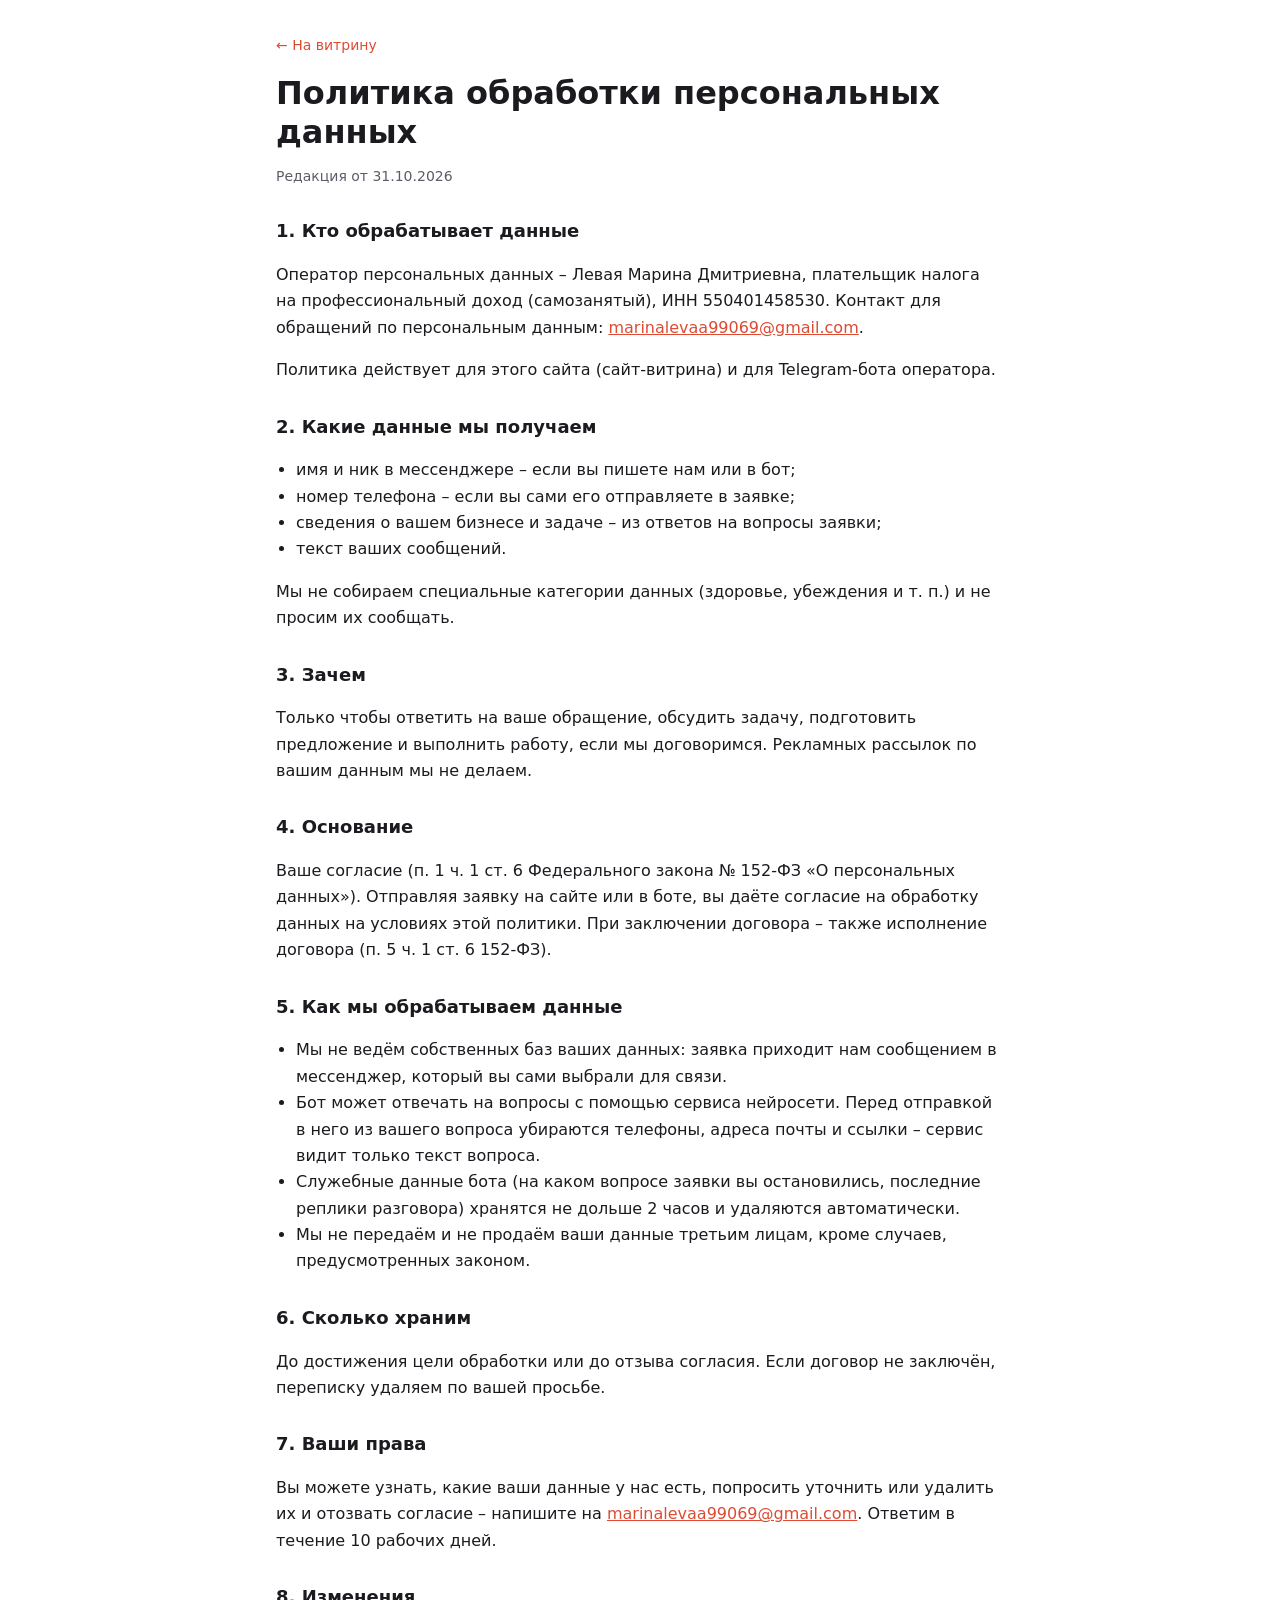
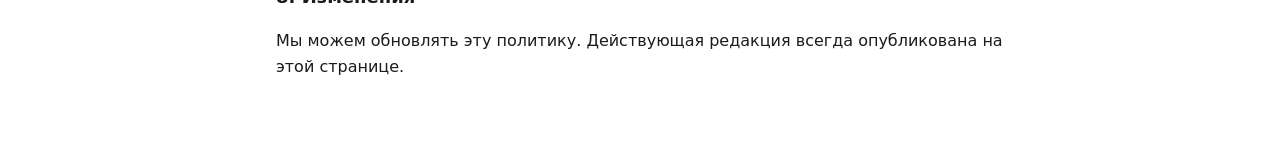
<file: assets/politika.html>
<!doctype html>
<html lang="ru">
<head>
<meta charset="utf-8">
<meta name="viewport" content="width=device-width, initial-scale=1">
<title>Политика обработки персональных данных – Марина Левая</title>
<meta name="robots" content="noindex">
<style>
:root{--accent:#DD4B33; --ink:#1B1A1F; --soft:#F7F1EE; --line:#E7E8EE; --ink-2:#5B5D68}
*{box-sizing:border-box}
body{margin:0;background:#fff;color:var(--ink);font:400 16px/1.65 system-ui,-apple-system,"Segoe UI",Arial,sans-serif}
main{max-width:760px;margin:0 auto;padding:32px 16px 64px}
a{color:var(--accent)}
h1{font-size:clamp(24px,4vw,32px);line-height:1.2;margin:16px 0 6px}
h2{font-size:18px;margin:28px 0 8px}
p,li{color:var(--ink)}
.muted{color:var(--ink-2);font-size:14px}
.back{font-size:14px;text-decoration:none}
ul{padding-left:20px}
</style>
</head>
<body>
<main>
<a class="back" href="../index.html">← На витрину</a>
<h1>Политика обработки персональных данных</h1>
<p class="muted">Редакция от 31.10.2026</p>

<h2>1. Кто обрабатывает данные</h2>
<p>Оператор персональных данных – Левая Марина Дмитриевна, плательщик налога на профессиональный доход (самозанятый), ИНН 550401458530. Контакт для обращений по персональным данным: <a href="mailto:marinalevaa99069@gmail.com">marinalevaa99069@gmail.com</a>.</p>
<p>Политика действует для этого сайта (сайт-витрина) и для Telegram-бота оператора.</p>

<h2>2. Какие данные мы получаем</h2>
<ul>
<li>имя и ник в мессенджере – если вы пишете нам или в бот;</li>
<li>номер телефона – если вы сами его отправляете в заявке;</li>
<li>сведения о вашем бизнесе и задаче – из ответов на вопросы заявки;</li>
<li>текст ваших сообщений.</li>
</ul>
<p>Мы не собираем специальные категории данных (здоровье, убеждения и т. п.) и не просим их сообщать.</p>

<h2>3. Зачем</h2>
<p>Только чтобы ответить на ваше обращение, обсудить задачу, подготовить предложение и выполнить работу, если мы договоримся. Рекламных рассылок по вашим данным мы не делаем.</p>

<h2>4. Основание</h2>
<p>Ваше согласие (п. 1 ч. 1 ст. 6 Федерального закона № 152-ФЗ «О персональных данных»). Отправляя заявку на сайте или в боте, вы даёте согласие на обработку данных на условиях этой политики. При заключении договора – также исполнение договора (п. 5 ч. 1 ст. 6 152-ФЗ).</p>

<h2>5. Как мы обрабатываем данные</h2>
<ul>
<li>Мы не ведём собственных баз ваших данных: заявка приходит нам сообщением в мессенджер, который вы сами выбрали для связи.</li>
<li>Бот может отвечать на вопросы с помощью сервиса нейросети. Перед отправкой в него из вашего вопроса убираются телефоны, адреса почты и ссылки – сервис видит только текст вопроса.</li>
<li>Служебные данные бота (на каком вопросе заявки вы остановились, последние реплики разговора) хранятся не дольше 2 часов и удаляются автоматически.</li>
<li>Мы не передаём и не продаём ваши данные третьим лицам, кроме случаев, предусмотренных законом.</li>
</ul>

<h2>6. Сколько храним</h2>
<p>До достижения цели обработки или до отзыва согласия. Если договор не заключён, переписку удаляем по вашей просьбе.</p>

<h2>7. Ваши права</h2>
<p>Вы можете узнать, какие ваши данные у нас есть, попросить уточнить или удалить их и отозвать согласие – напишите на <a href="mailto:marinalevaa99069@gmail.com">marinalevaa99069@gmail.com</a>. Ответим в течение 10 рабочих дней.</p>

<h2>8. Изменения</h2>
<p>Мы можем обновлять эту политику. Действующая редакция всегда опубликована на этой странице.</p>
</main>
</body>
</html>
</file>
<file: assets/fonts/fonts.css>
/* Original variable fonts, SIL OFL 1.1. Licenses are in assets/fonts/. */
@font-face {
  font-family: "Unbounded";
  font-style: normal;
  font-weight: 500 700;
  font-display: swap;
  src: url("./Unbounded-variable.ttf") format("truetype");
}
@font-face {
  font-family: "Golos Text";
  font-style: normal;
  font-weight: 400 700;
  font-display: swap;
  src: url("./GolosText-variable.ttf") format("truetype");
}
</file>
<file: publication.css>
:root{color-scheme:light}
@media (max-width: 420px) {
  .fan .phone:nth-child(2) { transform: translate(-96%, -42%) rotate(-7deg); }
  .fan .phone:nth-child(3) { transform: translate(-9%, -40%) rotate(7deg); }
}
</file>
